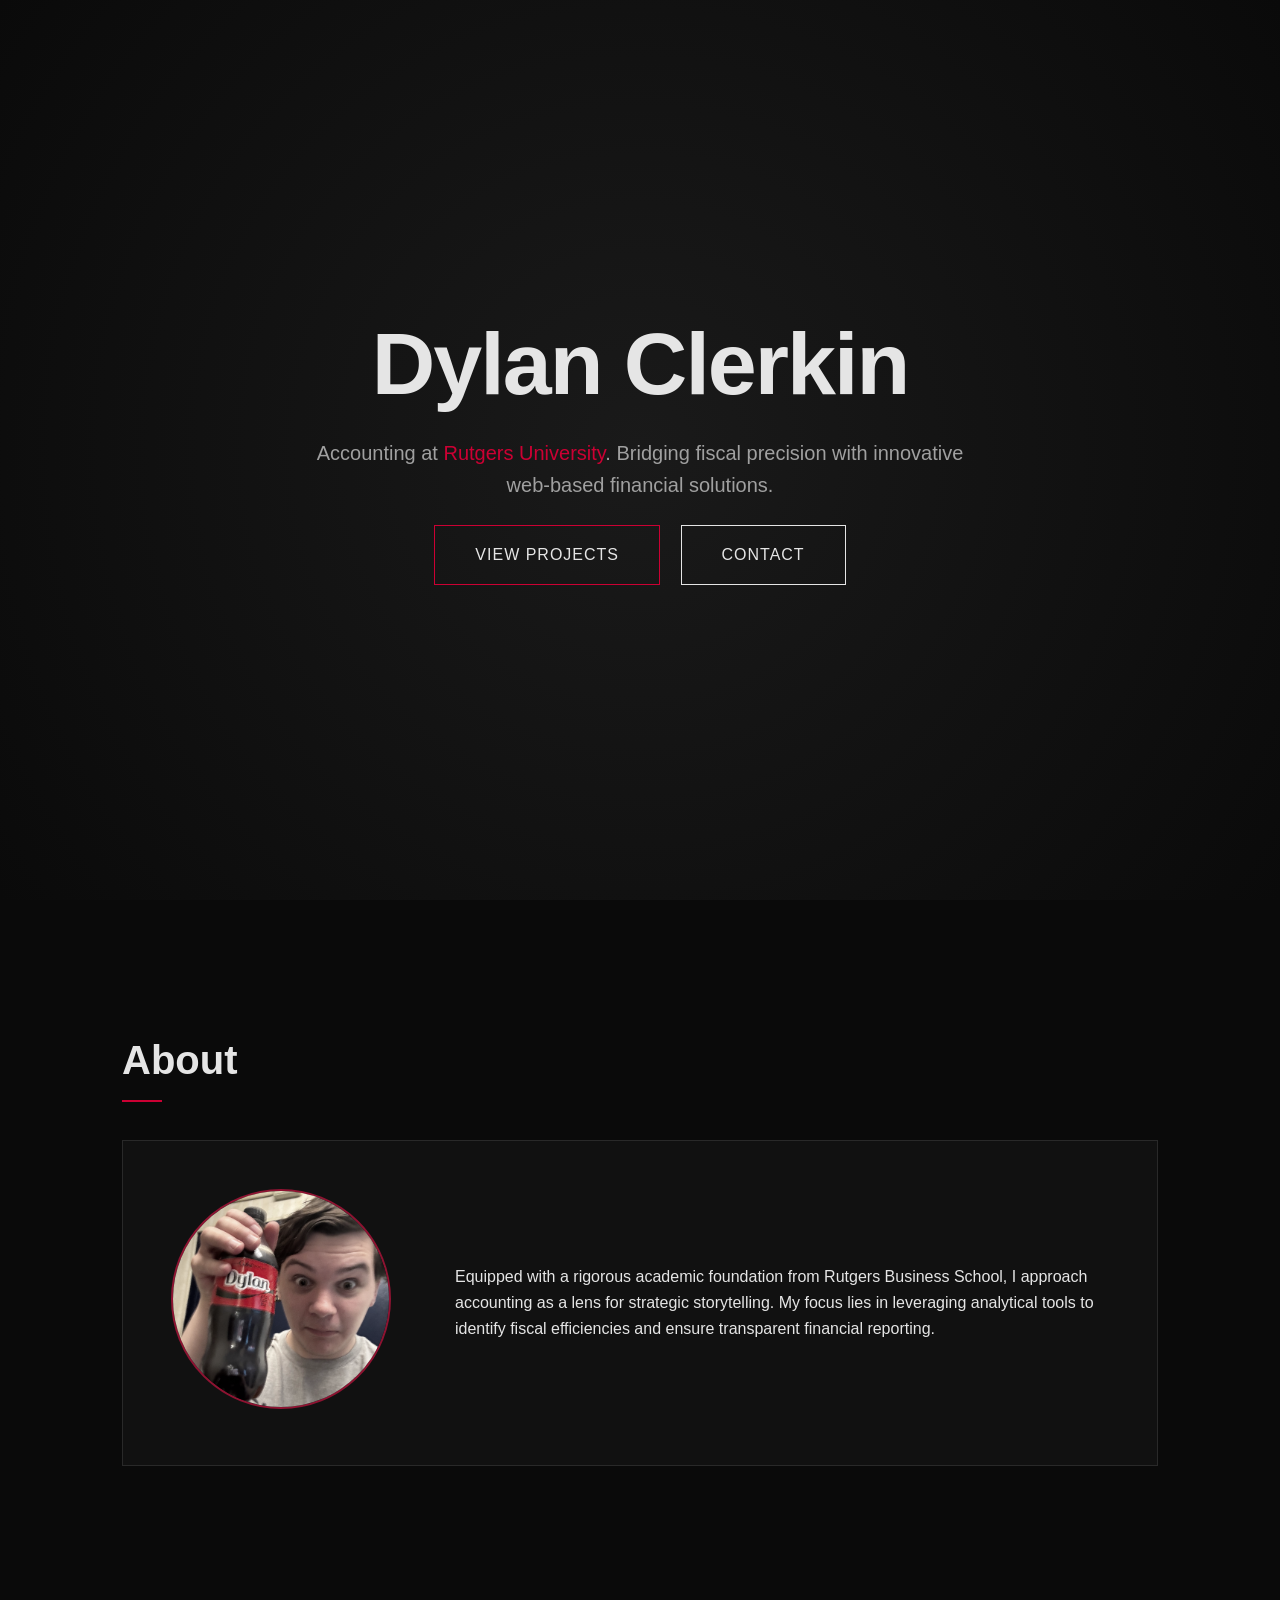
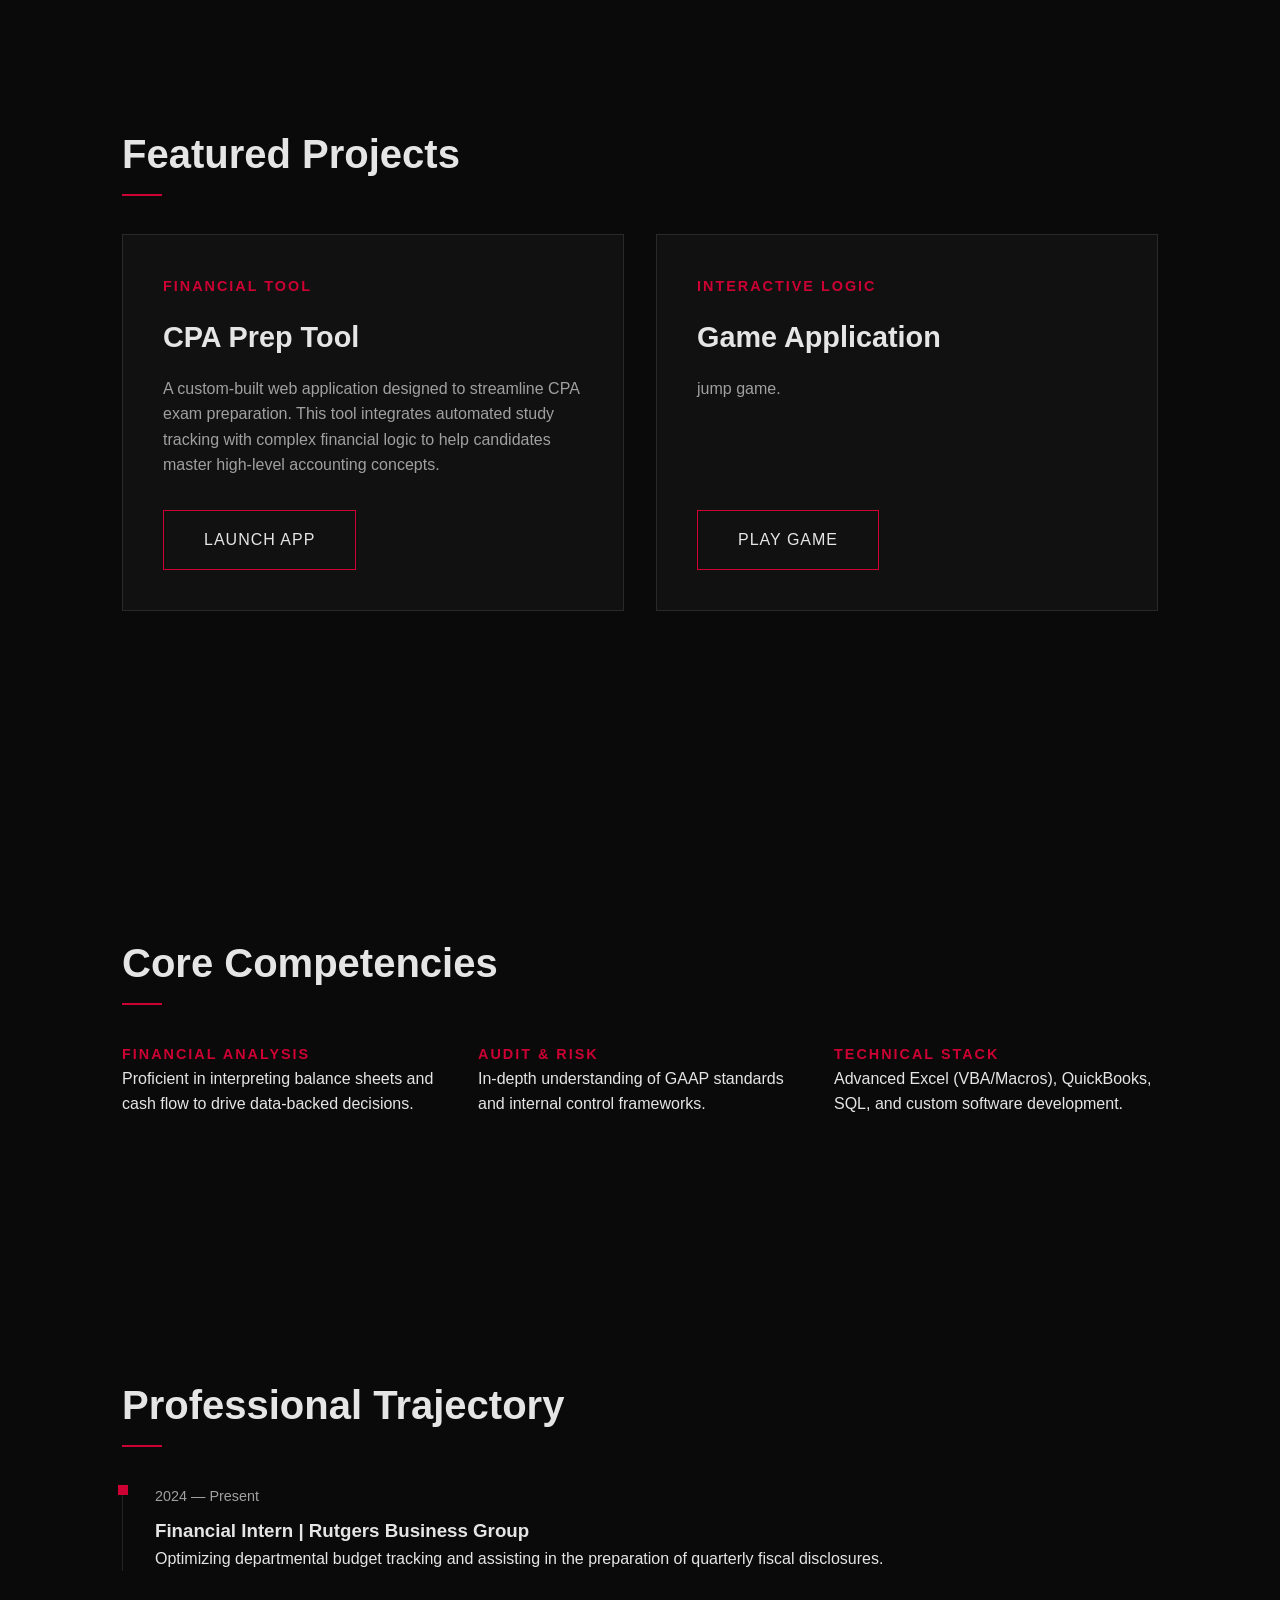
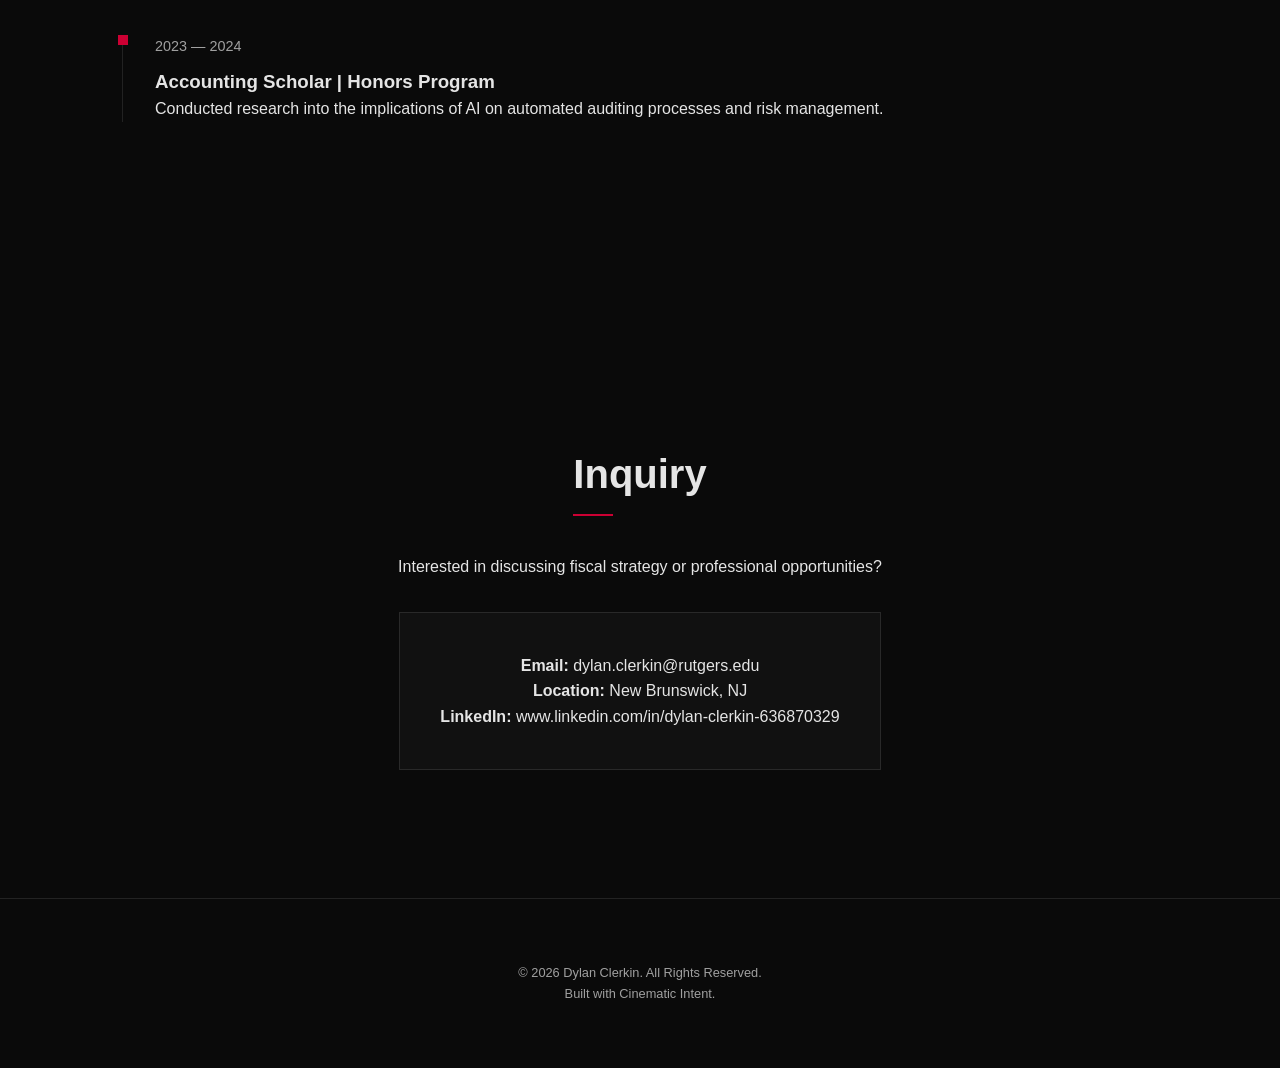
<file: index.html>
<!DOCTYPE html>
<html lang="en">
<head>
    <meta charset="UTF-8">
    <meta name="viewport" content="width=device-width, initial-scale=1.0">
    <title>Dylan Clerkin | Accounting Portfolio</title>
    <style>
        :root {
            --bg-dark: #0a0a0a;
            --text-silver: #e5e5e5;
            --text-muted: #a0a0a0;
            --rutgers-scarlet: #cc0033;
            --glass-bg: rgba(255, 255, 255, 0.03);
            --glass-border: rgba(255, 255, 255, 0.1);
            --easing: cubic-bezier(0.22, 1, 0.36, 1);
        }

        * { margin: 0; padding: 0; box-sizing: border-box; }
        
        body {
            background-color: var(--bg-dark);
            color: var(--text-silver);
            font-family: 'Inter', -apple-system, BlinkMacSystemFont, "Segoe UI", Roboto, sans-serif;
            line-height: 1.6;
            overflow-x: hidden;
        }

        /* --- Animations --- */
        @keyframes blurFocus {
            0% { filter: blur(10px); opacity: 0; transform: translateY(20px); }
            100% { filter: blur(0); opacity: 1; transform: translateY(0); }
        }

        .blur-in {
            opacity: 0;
            filter: blur(10px);
            transform: translateY(30px);
            transition: opacity 1.2s var(--easing), filter 1.2s var(--easing), transform 1.2s var(--easing);
        }

        .blur-in.active { opacity: 1; filter: blur(0); transform: translateY(0); }

        /* --- Layout --- */
        .container { max-width: 1100px; margin: 0 auto; padding: 0 2rem; }
        section { padding: 8rem 0; }

        /* --- Hero --- */
        .hero {
            min-height: 100vh;
            display: flex;
            flex-direction: column;
            justify-content: center;
            align-items: center;
            text-align: center;
            background: radial-gradient(circle at center, #1a1a1a 0%, #0a0a0a 100%);
            padding: 4rem 2rem;
            gap: 1.5rem;
        }

        .hero h1 {
            font-size: clamp(3.5rem, 8vw, 5.5rem);
            font-weight: 700;
            letter-spacing: -2px;
            animation: blurFocus 1.8s var(--easing);
            line-height: 1.3;
            margin-bottom: 1rem;
        }

        .hero p {
            font-size: 1.25rem;
            color: var(--text-muted);
            max-width: 650px;
            animation: blurFocus 2.2s var(--easing);
        }

        .accent-text { color: var(--rutgers-scarlet); }

        /* --- Buttons --- */
        .btn {
            display: inline-block;
            padding: 1rem 2.5rem;
            background: transparent;
            border: 1px solid var(--rutgers-scarlet);
            color: var(--text-silver);
            text-decoration: none;
            font-weight: 500;
            letter-spacing: 1px;
            transition: all 0.4s var(--easing);
            cursor: pointer;
            margin: 0.5rem;
        }

        .btn:hover {
            background: var(--rutgers-scarlet);
            box-shadow: 0 0 25px rgba(204, 0, 51, 0.4);
            transform: translateY(-3px);
        }

        /* --- About Section --- */
        .about-content {
            display: flex;
            align-items: center;
            gap: 4rem;
            background: var(--glass-bg);
            backdrop-filter: blur(10px);
            border: 1px solid var(--glass-border);
            padding: 3rem;
            transition: border-color 0.5s var(--easing);
        }

        .about-content:hover { border-color: var(--rutgers-scarlet); }

        .profile-img {
            width: 220px;
            height: 220px;
            border-radius: 50%;
            object-fit: cover;
            border: 2px solid var(--rutgers-scarlet);
            filter: grayscale(40%);
            transition: all 0.6s var(--easing);
        }

        .about-content:hover .profile-img { filter: grayscale(0%); transform: scale(1.05); }

        /* --- Projects Grid Section --- */
        .projects-grid {
            display: grid;
            grid-template-columns: repeat(auto-fit, minmax(320px, 1fr));
            gap: 2rem;
            margin-bottom: 4rem;
        }

        .app-highlight {
            background: linear-gradient(135deg, rgba(204, 0, 51, 0.08) 0%, rgba(0, 0, 0, 0) 100%);
            border-left: 4px solid var(--rutgers-scarlet);
            display: flex;
            flex-direction: column;
            justify-content: space-between;
            align-items: flex-start;
        }

        /* --- General Typography & Cards --- */
        h2 { font-size: 2.5rem; margin-bottom: 3rem; position: relative; display: inline-block; }
        h2::after { content: ''; position: absolute; bottom: -10px; left: 0; width: 40px; height: 2px; background: var(--rutgers-scarlet); }

        .glass-card {
            background: var(--glass-bg);
            backdrop-filter: blur(10px);
            border: 1px solid var(--glass-border);
            padding: 2.5rem;
            transition: all 0.5s var(--easing);
        }

        .glass-card:hover { border-color: var(--rutgers-scarlet); transform: translateY(-8px); }

        .skills-grid { display: grid; grid-template-columns: repeat(auto-fit, minmax(250px, 1fr)); gap: 2rem; }

        .experience-item {
            margin-bottom: 4rem;
            border-left: 1px solid var(--glass-border);
            padding-left: 2rem;
            position: relative;
        }

        .experience-item::before {
            content: '';
            position: absolute;
            left: -5.5px;
            top: 0;
            width: 10px;
            height: 10px;
            background: var(--rutgers-scarlet);
        }

        .date { color: var(--text-muted); font-size: 0.9rem; margin-bottom: 0.5rem; }

        @media (max-width: 850px) {
            .about-content { flex-direction: column; text-align: center; gap: 2rem; }
            section { padding: 4rem 0; }
            .hero h1 { font-size: 3rem; }
        }
    </style>
</head>
<body>

    <section class="hero">
        <div class="container">
            <h1>Dylan Clerkin</h1>
            <p>Accounting at <span class="accent-text">Rutgers University</span>. Bridging fiscal precision with innovative web-based financial solutions.</p>
            <div style="margin-top: 1rem; animation: blurFocus 2.6s var(--easing);">
                <a href="#projects" class="btn">VIEW PROJECTS</a>
                <a href="#contact" class="btn" style="border-color: var(--text-silver);">CONTACT</a>
            </div>
        </div>
    </section>

    <div class="container">
        
        <section id="about" class="blur-in">
            <h2>About</h2>
            <div class="about-content">
                <div class="profile-container">
                    <img src="Assets/ProfilePic.jpeg" alt="Dylan Clerkin" class="profile-img">
                </div>
                <div class="about-text">
                    <p>Equipped with a rigorous academic foundation from Rutgers Business School, I approach accounting as a lens for strategic storytelling. My focus lies in leveraging analytical tools to identify fiscal efficiencies and ensure transparent financial reporting.</p>
                </div>
            </div>
        </section>

        <section id="projects" class="blur-in">
            <h2>Featured Projects</h2>
            <div class="projects-grid">
                
                <div class="app-highlight glass-card">
                    <div style="margin-bottom: 2rem;">
                        <h3 style="color: var(--rutgers-scarlet); text-transform: uppercase; letter-spacing: 2px; font-size: 0.9rem; margin-bottom: 1rem;">Financial Tool</h3>
                        <h3 style="margin-bottom: 1rem; font-size: 1.8rem;">CPA Prep Tool</h3>
                        <p style="color: var(--text-muted);">A custom-built web application designed to streamline CPA exam preparation. This tool integrates automated study tracking with complex financial logic to help candidates master high-level accounting concepts.</p>
                    </div>
                    <a href="Assets/CPA APP/index.html" class="btn" target="_blank" style="margin: 0;">LAUNCH APP</a>
                </div>

                <div class="app-highlight glass-card">
                    <div style="margin-bottom: 2rem;">
                        <h3 style="color: var(--rutgers-scarlet); text-transform: uppercase; letter-spacing: 2px; font-size: 0.9rem; margin-bottom: 1rem;">Interactive Logic</h3>
                        <h3 style="margin-bottom: 1rem; font-size: 1.8rem;">Game Application</h3>
                        <p style="color: var(--text-muted);">jump game.</p>
                    </div>
                    <a href="Assets/Game App/index.html" class="btn" target="_blank" style="margin: 0;">PLAY GAME</a>
                </div>

            </div>
        </section>

        <section id="skills" class="blur-in">
            <h2>Core Competencies</h2>
            <div class="skills-grid">
                <div class="skill-item">
                    <h3 style="color: var(--rutgers-scarlet); font-size: 0.9rem; letter-spacing: 2px; text-transform: uppercase;">Financial Analysis</h3>
                    <p>Proficient in interpreting balance sheets and cash flow to drive data-backed decisions.</p>
                </div>
                <div class="skill-item">
                    <h3 style="color: var(--rutgers-scarlet); font-size: 0.9rem; letter-spacing: 2px; text-transform: uppercase;">Audit & Risk</h3>
                    <p>In-depth understanding of GAAP standards and internal control frameworks.</p>
                </div>
                <div class="skill-item">
                    <h3 style="color: var(--rutgers-scarlet); font-size: 0.9rem; letter-spacing: 2px; text-transform: uppercase;">Technical Stack</h3>
                    <p>Advanced Excel (VBA/Macros), QuickBooks, SQL, and custom software development.</p>
                </div>
            </div>
        </section>

        <section id="experience" class="blur-in">
            <h2>Professional Trajectory</h2>
            <div class="experience-item">
                <div class="date">2024 — Present</div>
                <h3>Financial Intern | Rutgers Business Group</h3>
                <p>Optimizing departmental budget tracking and assisting in the preparation of quarterly fiscal disclosures.</p>
            </div>
            <div class="experience-item">
                <div class="date">2023 — 2024</div>
                <h3>Accounting Scholar | Honors Program</h3>
                <p>Conducted research into the implications of AI on automated auditing processes and risk management.</p>
            </div>
        </section>

        <section id="contact" class="blur-in" style="text-align: center;">
            <h2>Inquiry</h2>
            <p style="margin-bottom: 2rem;">Interested in discussing fiscal strategy or professional opportunities?</p>
            <div class="glass-card" style="display: inline-block; min-width: 300px;">
                <p><strong>Email:</strong> dylan.clerkin@rutgers.edu</p>
                <p><strong>Location:</strong> New Brunswick, NJ</p>
                <p><strong>LinkedIn:</strong> www.linkedin.com/in/dylan-clerkin-636870329</p>
            </div>
        </section>

    </div>

    <footer>
        <p style="padding: 4rem 0; text-align: center; color: var(--text-muted); font-size: 0.8rem; border-top: 1px solid var(--glass-border);">
            &copy; 2026 Dylan Clerkin. All Rights Reserved. <br> Built with Cinematic Intent.
        </p>
    </footer>

    <script>
        // Intersection Observer for Cinematic Entrances
        const observer = new IntersectionObserver((entries) => {
            entries.forEach(entry => {
                if (entry.isIntersecting) entry.target.classList.add('active');
            });
        }, { threshold: 0.15 });

        document.querySelectorAll('.blur-in').forEach((el) => observer.observe(el));

        // Smooth Scroll Logic
        document.querySelectorAll('a[href^="#"]').forEach(anchor => {
            anchor.addEventListener('click', function (e) {
                const targetId = this.getAttribute('href');
                if (targetId.startsWith('#')) {
                    e.preventDefault();
                    const targetElement = document.querySelector(targetId);
                    if (targetElement) {
                        targetElement.scrollIntoView({ behavior: 'smooth' });
                    }
                }
            });
        });
    </script>
</body>
</html>
</file>
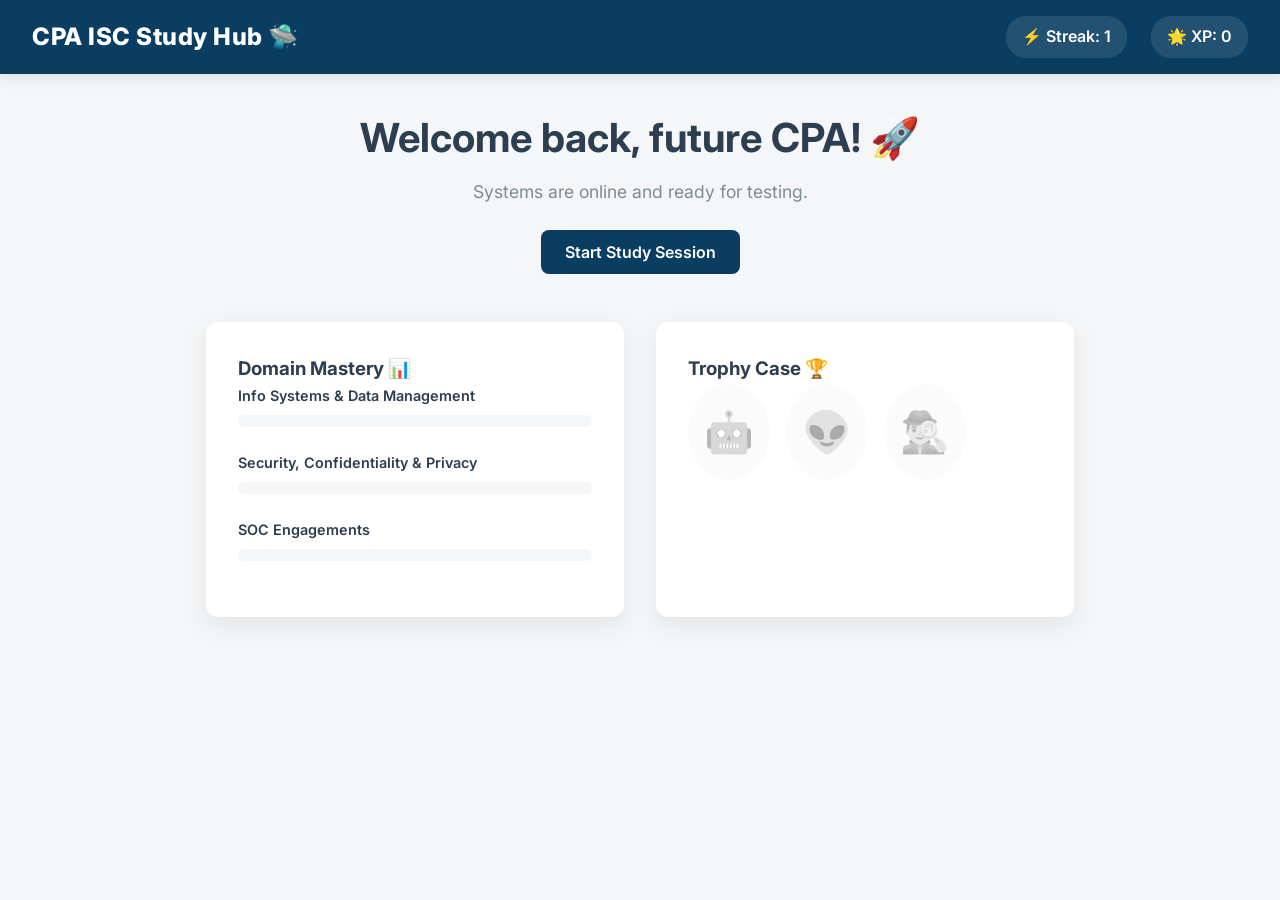
<file: Assets/CPA APP/index.html>
<!DOCTYPE html>
<html lang="en">
<head>
    <meta charset="UTF-8">
    <meta name="viewport" content="width=device-width, initial-scale=1.0">
    <title>CPA ISC Study Hub 🤖</title>
    <link rel="preconnect" href="https://fonts.googleapis.com">
    <link rel="preconnect" href="https://fonts.gstatic.com" crossorigin>
    <link href="https://fonts.googleapis.com/css2?family=Inter:wght@400;600;800&display=swap" rel="stylesheet">
    <link rel="stylesheet" href="style.css">
</head>
<body>
    <header>
        <div class="logo">CPA ISC Study Hub 🛸</div>
        <div class="stats-bar">
            <span class="stat">⚡ Streak: <span id="streak-counter">0</span></span>
            <span class="stat">🌟 XP: <span id="xp-counter">0</span></span>
        </div>
    </header>

    <main id="app-container">
        <section id="dashboard-view" class="view active">
            <div class="welcome-banner">
                <h2>Welcome back, future CPA! 🚀</h2>
                <p>Systems are online and ready for testing.</p>
                <button id="start-btn" class="primary-btn">Start Study Session</button>
            </div>

            <div class="dashboard-grid">
                <div class="card mastery-card">
                    <h3>Domain Mastery 📊</h3>
                    <div class="progress-item">
                        <label>Info Systems & Data Management</label>
                        <div class="progress-bar"><div class="fill" style="width: 0%;" id="prog-area1"></div></div>
                    </div>
                    <div class="progress-item">
                        <label>Security, Confidentiality & Privacy</label>
                        <div class="progress-bar"><div class="fill" style="width: 0%;" id="prog-area2"></div></div>
                    </div>
                    <div class="progress-item">
                        <label>SOC Engagements</label>
                        <div class="progress-bar"><div class="fill" style="width: 0%;" id="prog-area3"></div></div>
                    </div>
                </div>

                <div class="card trophy-card">
                    <h3>Trophy Case 🏆</h3>
                    <div id="badge-container" class="badge-grid">
                        <div class="badge locked" title="Automated Auditor">🤖</div>
                        <div class="badge locked" title="Stellar Accuracy">👽</div>
                        <div class="badge locked" title="Cyber Sleuth">🕵️‍♂️</div>
                    </div>
                </div>
            </div>
        </section>

        <section id="quiz-view" class="view hidden">
            <div class="quiz-header">
                <span id="question-tracker">Question 1 of 10</span>
                <button id="quit-btn" class="secondary-btn">End Session</button>
            </div>
            
            <div id="question-container" class="card">
                <div class="tags">
                    <span id="domain-tag" class="tag">Domain Area</span>
                    <span id="difficulty-tag" class="tag">Difficulty</span>
                </div>
                
                <h2 id="question-text">Loading secure database... 👾</h2>
                
                <div id="options-container" class="options-grid">
                    </div>
                
                <div id="explanation-container" class="explanation-box hidden">
                    <h3 id="explanation-title"></h3>
                    <p id="explanation-text"></p>
                </div>
            </div>

            <div class="quiz-footer">
                <button id="submit-btn" class="primary-btn" disabled>Submit Answer</button>
                <button id="next-btn" class="primary-btn hidden">Next Question ➡️</button>
            </div>
        </section>

        <section id="results-view" class="view hidden">
            <div class="card results-card">
                <h2>Session Complete! 🏁</h2>
                <div class="score-display">
                    <span id="final-score">0%</span>
                </div>
                <p id="xp-earned-msg" class="xp-text">+0 XP Earned 🌟</p>
                <button id="return-home-btn" class="primary-btn">Return to Dashboard</button>
            </div>
        </section>
    </main>

    <script src="app.js"></script>
</body>
</html>
</file>
<file: Assets/CPA APP/style.css>
/* ==========================================
   1. CSS VARIABLES & BASE SETUP
   ========================================== */
:root {
    /* Professional CPA Color Palette */
    --primary-blue: #0A3D62;
    --secondary-blue: #3C6382;
    --background-light: #F4F6F8;
    --card-bg: #FFFFFF;
    --text-dark: #2C3E50;
    --text-light: #7F8C8D;
    
    /* Gamification & Status Colors */
    --success-green: #27AE60;
    --error-red: #E74C3C;
    --xp-gold: #F1C40F;
    --streak-orange: #E67E22;
    
    /* Borders & Shadows */
    --border-radius: 12px;
    --box-shadow: 0 8px 24px rgba(0, 0, 0, 0.08);
    --transition-speed: 0.3s;
}

* {
    margin: 0;
    padding: 0;
    box-sizing: border-box;
}

body {
    font-family: 'Inter', sans-serif;
    background-color: var(--background-light);
    color: var(--text-dark);
    line-height: 1.6;
}

/* ==========================================
   2. HEADER & NAVIGATION
   ========================================== */
header {
    background-color: var(--primary-blue);
    color: white;
    padding: 1rem 2rem;
    display: flex;
    justify-content: space-between;
    align-items: center;
    box-shadow: 0 4px 12px rgba(0, 0, 0, 0.1);
    position: sticky;
    top: 0;
    z-index: 100;
}

.logo {
    font-size: 1.5rem;
    font-weight: 800;
    letter-spacing: 0.5px;
}

.stats-bar {
    display: flex;
    gap: 1.5rem;
    font-weight: 600;
}

.stat {
    background: rgba(255, 255, 255, 0.1);
    padding: 0.5rem 1rem;
    border-radius: 20px;
}

/* ==========================================
   3. MAIN LAYOUT & VIEWS
   ========================================== */
#app-container {
    max-width: 900px;
    margin: 2rem auto;
    padding: 0 1rem;
}

/* The magic classes that hide/show our screens */
.view {
    display: none;
    animation: fadeIn var(--transition-speed) ease-in-out;
}

.view.active {
    display: block;
}

@keyframes fadeIn {
    from { opacity: 0; transform: translateY(10px); }
    to { opacity: 1; transform: translateY(0); }
}

/* ==========================================
   4. UI COMPONENTS (CARDS & BUTTONS)
   ========================================== */
.card {
    background-color: var(--card-bg);
    border-radius: var(--border-radius);
    padding: 2rem;
    box-shadow: var(--box-shadow);
    margin-bottom: 2rem;
}

.primary-btn, .secondary-btn {
    font-family: inherit;
    font-weight: 600;
    font-size: 1rem;
    padding: 0.75rem 1.5rem;
    border-radius: 8px;
    cursor: pointer;
    border: none;
    transition: all var(--transition-speed);
}

.primary-btn {
    background-color: var(--primary-blue);
    color: white;
}

.primary-btn:hover:not(:disabled) {
    background-color: var(--secondary-blue);
    transform: translateY(-2px);
}

.primary-btn:disabled {
    background-color: var(--text-light);
    cursor: not-allowed;
    opacity: 0.7;
}

.secondary-btn {
    background-color: transparent;
    border: 2px solid var(--text-light);
    color: var(--text-light);
}

.secondary-btn:hover {
    border-color: var(--primary-blue);
    color: var(--primary-blue);
}

/* ==========================================
   5. DASHBOARD SPECIFICS
   ========================================== */
.welcome-banner {
    text-align: center;
    margin-bottom: 3rem;
}

.welcome-banner h2 {
    font-size: 2.5rem;
    margin-bottom: 0.5rem;
}

.welcome-banner p {
    color: var(--text-light);
    margin-bottom: 1.5rem;
    font-size: 1.1rem;
}

.dashboard-grid {
    display: grid;
    grid-template-columns: 1fr 1fr;
    gap: 2rem;
}

/* Progress Bars */
.progress-item {
    margin-bottom: 1.5rem;
}

.progress-item label {
    font-size: 0.9rem;
    font-weight: 600;
    display: block;
    margin-bottom: 0.5rem;
}

.progress-bar {
    width: 100%;
    height: 12px;
    background-color: var(--background-light);
    border-radius: 10px;
    overflow: hidden;
}

.progress-bar .fill {
    height: 100%;
    background-color: var(--success-green);
    border-radius: 10px;
    transition: width 1s ease-in-out;
}

/* Badge Grid */
.badge-grid {
    display: flex;
    gap: 1rem;
    flex-wrap: wrap;
}

.badge {
    font-size: 2.5rem;
    padding: 1rem;
    background: var(--background-light);
    border-radius: 50%;
    text-align: center;
    transition: transform var(--transition-speed);
}

.badge:hover {
    transform: scale(1.1);
}

.badge.locked {
    filter: grayscale(100%);
    opacity: 0.4;
}

/* ==========================================
   6. QUIZ VIEW SPECIFICS
   ========================================== */
.quiz-header {
    display: flex;
    justify-content: space-between;
    align-items: center;
    margin-bottom: 1rem;
    font-weight: 600;
    color: var(--text-light);
}

.tags {
    margin-bottom: 1rem;
    display: flex;
    gap: 0.5rem;
}

.tag {
    font-size: 0.8rem;
    background: var(--background-light);
    color: var(--secondary-blue);
    padding: 0.25rem 0.75rem;
    border-radius: 20px;
    font-weight: 600;
}

#question-text {
    font-size: 1.5rem;
    margin-bottom: 2rem;
}

/* Multiple Choice Options */
.options-grid {
    display: flex;
    flex-direction: column;
    gap: 1rem;
}

.option-btn {
    text-align: left;
    background: var(--background-light);
    border: 2px solid transparent;
    padding: 1rem 1.5rem;
    border-radius: var(--border-radius);
    font-size: 1rem;
    font-family: inherit;
    cursor: pointer;
    transition: all var(--transition-speed);
    display: flex;
    align-items: center;
}

.option-btn:hover:not(:disabled) {
    background: #E8ECEF;
    border-color: var(--secondary-blue);
}

.option-btn.selected {
    border-color: var(--primary-blue);
    background: #EBF5FF;
}

/* State Classes added by JavaScript */
.option-btn.correct {
    background: #E8F8F5;
    border-color: var(--success-green);
    color: #1E8449;
}

.option-btn.wrong {
    background: #FDEDEC;
    border-color: var(--error-red);
    color: #C0392B;
}

/* Explanation Box */
.explanation-box {
    margin-top: 2rem;
    padding: 1.5rem;
    border-radius: 8px;
    background: #F8F9F9;
    border-left: 4px solid var(--primary-blue);
}

.explanation-box h3 {
    margin-bottom: 0.5rem;
    font-size: 1.1rem;
}

.quiz-footer {
    display: flex;
    justify-content: space-between;
    margin-top: 1rem;
}

/* ==========================================
   7. RESULTS VIEW
   ========================================== */
.results-card {
    text-align: center;
}

#final-score {
    font-size: 4rem;
    font-weight: 800;
    color: var(--primary-blue);
    display: block;
    margin: 1rem 0;
}

.xp-text {
    font-size: 1.5rem;
    font-weight: 600;
    color: var(--xp-gold);
    margin-bottom: 2rem;
}

/* ==========================================
   8. MOBILE RESPONSIVENESS
   ========================================== */
@media (max-width: 768px) {
    .dashboard-grid {
        grid-template-columns: 1fr;
    }
    
    header {
        flex-direction: column;
        gap: 1rem;
        text-align: center;
    }
}

/* Utility Class */
.hidden {
    display: none !important;
}
</file>
